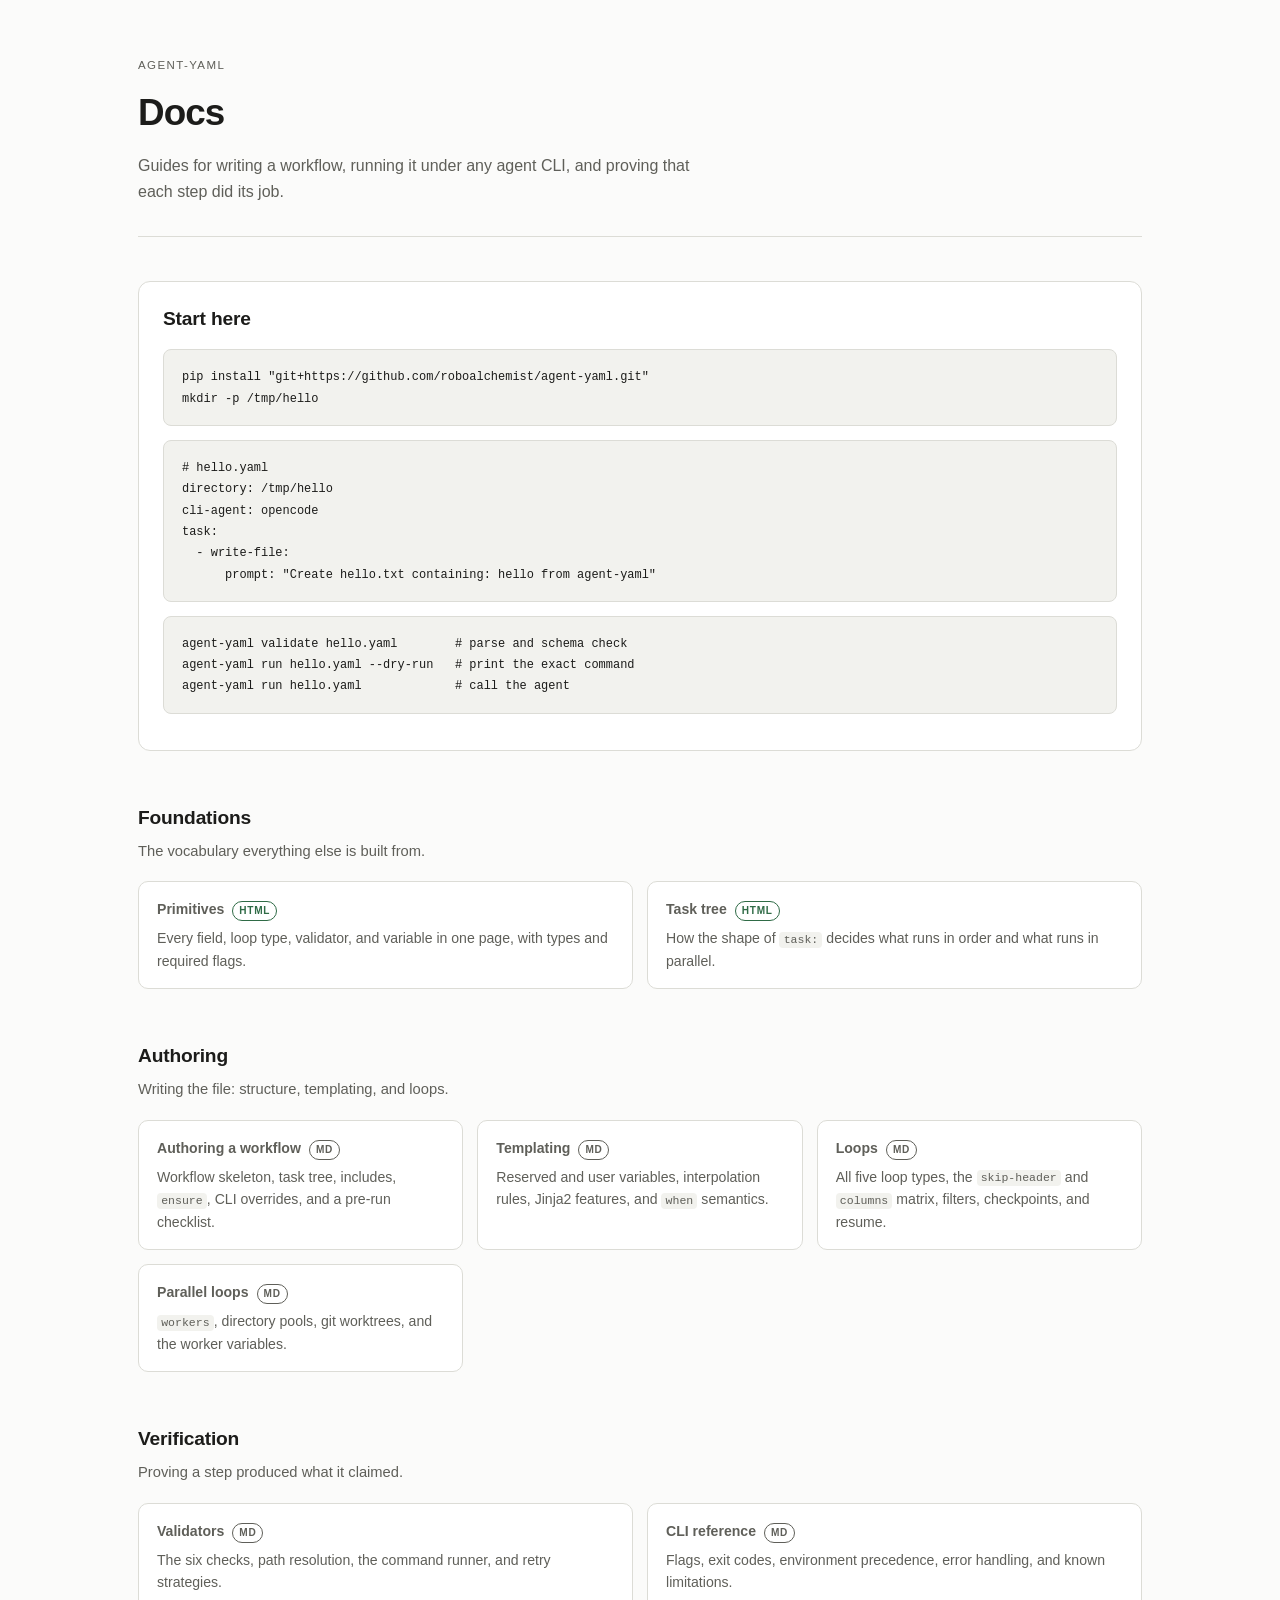
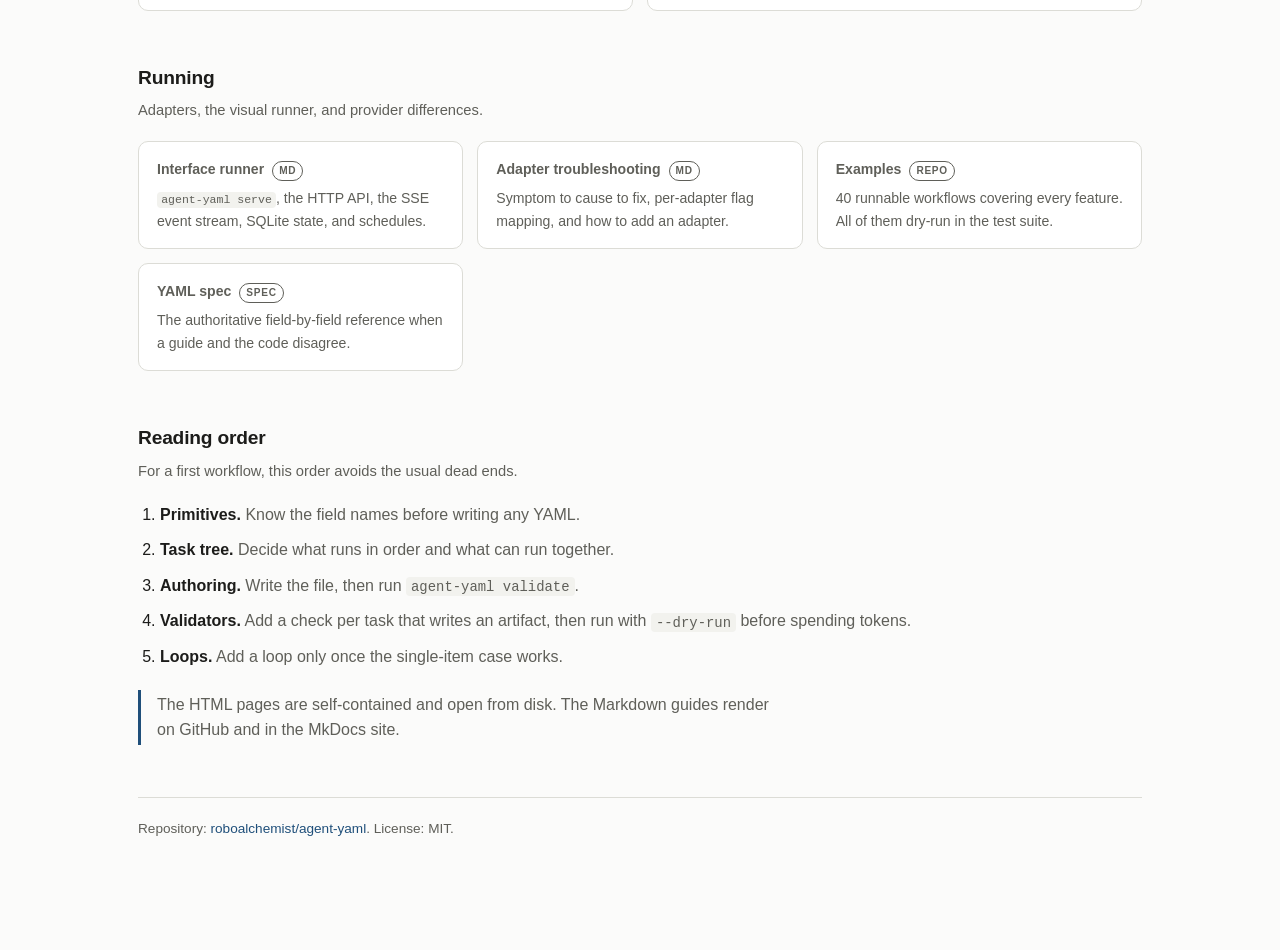
<file: docs/explainers/index.html>
<!DOCTYPE html>
<html lang="en">
<head>
<meta charset="utf-8">
<meta name="viewport" content="width=device-width, initial-scale=1">
<title>agent-yaml docs</title>
<style>
  :root {
    --bg: #fbfbfa;
    --fg: #1c1c1a;
    --muted: #5f5f59;
    --line: #dcdcd6;
    --panel: #ffffff;
    --accent: #1f4f7a;
    --code-bg: #f2f2ee;
    --chip: #eef2f5;
    --seq: #2f6b46;
    --par: #8a4b16;
  }
  @media (prefers-color-scheme: dark) {
    :root {
      --bg: #131313; --fg: #e8e8e3; --muted: #a3a39b; --line: #2e2e2b;
      --panel: #191918; --accent: #7fb0d8; --code-bg: #1e1e1c; --chip: #1d262d;
      --seq: #7cbb95; --par: #d9a06a;
    }
  }
  * { box-sizing: border-box; }
  a { color: var(--accent); text-decoration: none; }
  a:hover { text-decoration: underline; }
  html { scroll-behavior: smooth; }
  body {
    margin: 0; background: var(--bg); color: var(--fg);
    font: 16px/1.6 -apple-system, BlinkMacSystemFont, "Segoe UI", Roboto, Helvetica, Arial, sans-serif;
  }
  .wrap { max-width: 1060px; margin: 0 auto; padding: 56px 28px 96px; }

  header.top { border-bottom: 1px solid var(--line); padding-bottom: 32px; margin-bottom: 44px; }
  header.top .kicker {
    text-transform: uppercase; letter-spacing: 0.12em; font-size: 0.72rem;
    color: var(--muted); margin: 0 0 10px;
  }
  header.top h1 { margin: 0 0 10px; font-size: 2.3rem; letter-spacing: -0.025em; }
  header.top p { margin: 0; color: var(--muted); max-width: 66ch; }

  h2 { margin: 0 0 6px; font-size: 1.2rem; letter-spacing: -0.01em; }
  h2 + .sub { margin: 0 0 18px; color: var(--muted); font-size: 0.92rem; }
  section { margin: 0 0 52px; }
  p { margin: 0 0 14px; max-width: 72ch; }

  code, kbd {
    font-family: ui-monospace, SFMono-Regular, Menlo, Consolas, monospace;
    font-size: 0.87em; background: var(--code-bg); padding: 0.12em 0.36em; border-radius: 4px;
  }
  pre {
    background: var(--code-bg); border: 1px solid var(--line); border-radius: 8px;
    padding: 16px 18px; overflow-x: auto; font-size: 0.86rem; line-height: 1.55; margin: 0 0 14px;
  }
  pre code { background: none; padding: 0; }

  .quickstart { border: 1px solid var(--line); border-radius: 12px; background: var(--panel); padding: 22px 24px; }
  .quickstart h2 { margin-bottom: 14px; }
  .quickstart .cmd { margin: 0 0 10px; }
  .quickstart .cmd:last-child { margin-bottom: 0; }

  .cards { display: grid; grid-template-columns: repeat(auto-fit, minmax(260px, 1fr)); gap: 14px; }
  .card {
    display: block; border: 1px solid var(--line); border-radius: 10px; background: var(--panel);
    padding: 16px 18px; color: inherit;
  }
  .card:hover { border-color: var(--accent); text-decoration: none; }
  .card .title { display: flex; align-items: baseline; gap: 8px; margin: 0 0 6px; font-weight: 600; }
  .card .title .tag {
    font-size: 0.63rem; text-transform: uppercase; letter-spacing: 0.07em;
    padding: 1px 6px; border-radius: 999px; border: 1px solid currentColor; color: var(--muted);
  }
  .card .title .tag.html { color: var(--seq); }
  .card p { margin: 0; color: var(--muted); font-size: 0.88rem; }
  .card code { font-size: 0.82em; }

  ol.path { margin: 0; padding-left: 22px; }
  ol.path li { margin: 0 0 10px; }
  ol.path li strong { font-weight: 600; }
  ol.path li span { color: var(--muted); }

  .note {
    border-left: 3px solid var(--accent); padding: 2px 0 2px 16px;
    color: var(--muted); margin: 20px 0 0; max-width: 72ch;
  }
  footer { border-top: 1px solid var(--line); margin-top: 24px; padding-top: 20px; color: var(--muted); font-size: 0.85rem; }
  @media (max-width: 640px) {
    .wrap { padding: 32px 18px 72px; }
    header.top h1 { font-size: 1.9rem; }
  }
  @media print { body { background: #fff; } }
</style>
</head>
<body>
<div class="wrap">

  <header class="top">
    <p class="kicker">agent-yaml</p>
    <h1>Docs</h1>
    <p>Guides for writing a workflow, running it under any agent CLI, and proving that each step did
       its job.</p>
  </header>

  <section class="quickstart">
    <h2>Start here</h2>
    <pre><code>pip install "git+https://github.com/roboalchemist/agent-yaml.git"
mkdir -p /tmp/hello</code></pre>
    <pre><code># hello.yaml
directory: /tmp/hello
cli-agent: opencode
task:
  - write-file:
      prompt: "Create hello.txt containing: hello from agent-yaml"</code></pre>
    <pre><code>agent-yaml validate hello.yaml        # parse and schema check
agent-yaml run hello.yaml --dry-run   # print the exact command
agent-yaml run hello.yaml             # call the agent</code></pre>
  </section>

  <section>
    <h2>Foundations</h2>
    <p class="sub">The vocabulary everything else is built from.</p>
    <div class="cards">
      <a class="card" href="primitives.html">
        <p class="title">Primitives <span class="tag html">html</span></p>
        <p>Every field, loop type, validator, and variable in one page, with types and required flags.</p>
      </a>
      <a class="card" href="task-tree.html">
        <p class="title">Task tree <span class="tag html">html</span></p>
        <p>How the shape of <code>task:</code> decides what runs in order and what runs in parallel.</p>
      </a>
    </div>
  </section>

  <section>
    <h2>Authoring</h2>
    <p class="sub">Writing the file: structure, templating, and loops.</p>
    <div class="cards">
      <a class="card" href="https://github.com/roboalchemist/agent-yaml/blob/main/docs/AUTHORING.md">
        <p class="title">Authoring a workflow <span class="tag">md</span></p>
        <p>Workflow skeleton, task tree, includes, <code>ensure</code>, CLI overrides, and a pre-run checklist.</p>
      </a>
      <a class="card" href="https://github.com/roboalchemist/agent-yaml/blob/main/docs/TEMPLATING.md">
        <p class="title">Templating <span class="tag">md</span></p>
        <p>Reserved and user variables, interpolation rules, Jinja2 features, and <code>when</code> semantics.</p>
      </a>
      <a class="card" href="https://github.com/roboalchemist/agent-yaml/blob/main/docs/LOOPS.md">
        <p class="title">Loops <span class="tag">md</span></p>
        <p>All five loop types, the <code>skip-header</code> and <code>columns</code> matrix, filters, checkpoints, and resume.</p>
      </a>
      <a class="card" href="https://github.com/roboalchemist/agent-yaml/blob/main/docs/PARALLEL_LOOPS.md">
        <p class="title">Parallel loops <span class="tag">md</span></p>
        <p><code>workers</code>, directory pools, git worktrees, and the worker variables.</p>
      </a>
    </div>
  </section>

  <section>
    <h2>Verification</h2>
    <p class="sub">Proving a step produced what it claimed.</p>
    <div class="cards">
      <a class="card" href="https://github.com/roboalchemist/agent-yaml/blob/main/docs/VALIDATORS.md">
        <p class="title">Validators <span class="tag">md</span></p>
        <p>The six checks, path resolution, the command runner, and retry strategies.</p>
      </a>
      <a class="card" href="https://github.com/roboalchemist/agent-yaml/blob/main/docs/CLI.md">
        <p class="title">CLI reference <span class="tag">md</span></p>
        <p>Flags, exit codes, environment precedence, error handling, and known limitations.</p>
      </a>
    </div>
  </section>

  <section>
    <h2>Running</h2>
    <p class="sub">Adapters, the visual runner, and provider differences.</p>
    <div class="cards">
      <a class="card" href="https://github.com/roboalchemist/agent-yaml/blob/main/docs/INTERFACE_RUNNER.md">
        <p class="title">Interface runner <span class="tag">md</span></p>
        <p><code>agent-yaml serve</code>, the HTTP API, the SSE event stream, SQLite state, and schedules.</p>
      </a>
      <a class="card" href="https://github.com/roboalchemist/agent-yaml/blob/main/docs/ADAPTER_TROUBLESHOOTING.md">
        <p class="title">Adapter troubleshooting <span class="tag">md</span></p>
        <p>Symptom to cause to fix, per-adapter flag mapping, and how to add an adapter.</p>
      </a>
      <a class="card" href="https://github.com/roboalchemist/agent-yaml/blob/main/examples/README.md">
        <p class="title">Examples <span class="tag">repo</span></p>
        <p>40 runnable workflows covering every feature. All of them dry-run in the test suite.</p>
      </a>
      <a class="card" href="https://github.com/roboalchemist/agent-yaml/blob/main/spec/YAML_SPEC.md">
        <p class="title">YAML spec <span class="tag">spec</span></p>
        <p>The authoritative field-by-field reference when a guide and the code disagree.</p>
      </a>
    </div>
  </section>

  <section>
    <h2>Reading order</h2>
    <p class="sub">For a first workflow, this order avoids the usual dead ends.</p>
    <ol class="path">
      <li><strong>Primitives.</strong> <span>Know the field names before writing any YAML.</span></li>
      <li><strong>Task tree.</strong> <span>Decide what runs in order and what can run together.</span></li>
      <li><strong>Authoring.</strong> <span>Write the file, then run <code>agent-yaml validate</code>.</span></li>
      <li><strong>Validators.</strong> <span>Add a check per task that writes an artifact, then run with <code>--dry-run</code> before spending tokens.</span></li>
      <li><strong>Loops.</strong> <span>Add a loop only once the single-item case works.</span></li>
    </ol>
    <p class="note">The HTML pages are self-contained and open from disk. The Markdown guides render on
       GitHub and in the MkDocs site.</p>
  </section>

  <footer>
    <p>Repository: <a href="https://github.com/roboalchemist/agent-yaml">roboalchemist/agent-yaml</a>.
       License: MIT.</p>
  </footer>

</div>
</body>
</html>
</file>
